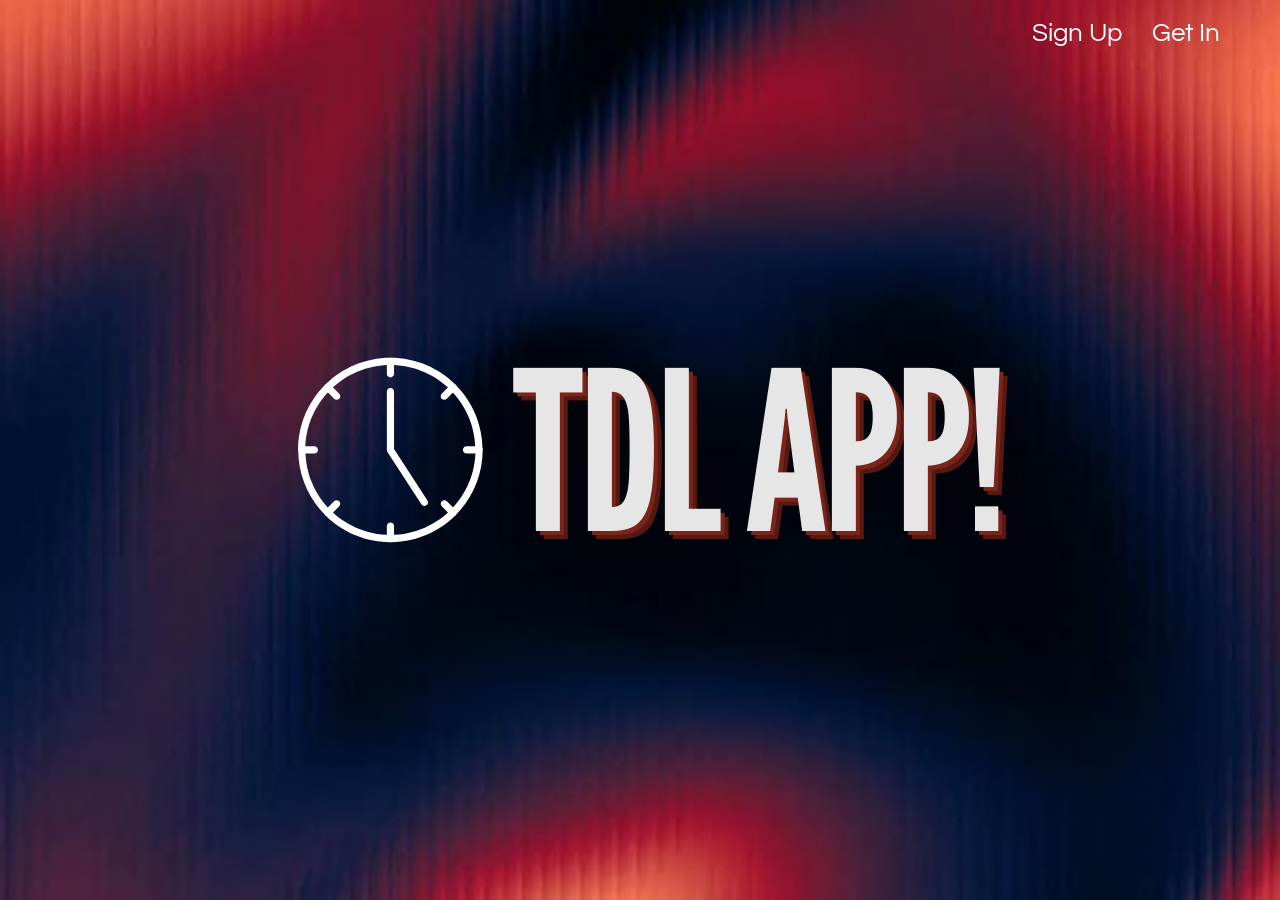
<file: index.html>
<!DOCTYPE html>
<html lang="id">
<head>
    <meta charset="UTF-8">
    <meta name="viewport" content="width=device-width, initial-scale=1.0">
    <title>TDL App!</title>
    <link rel="preconnect" href="https://fonts.googleapis.com">
    <link rel="preconnect" href="https://fonts.gstatic.com" crossorigin>
    <link href="https://fonts.googleapis.com/css2?family=League+Gothic&family=Questrial&display=swap" rel="stylesheet">
    <link rel="stylesheet" href="css/style.css">
    <link rel="icon" type="image/png" href="assets/Icon TDL.png">
</head>
<body>

    <nav class="top-nav">
        <a href="signup.html" class="nav-link active">Sign Up</a>
        <a href="passcode.html" class="nav-link">Get In</a>
    </nav>

    <main class="hero-section">
        <div class="logo-group">
            <svg class="clock-icon" viewBox="0 0 100 100" fill="none" xmlns="http://www.w3.org/2000/svg">
                <path d="M49.9792 91.8958C26.8646 91.8958 8.05731 73.0885 8.05731 49.9739C8.05731 26.8645 26.8646 8.05725 49.9792 8.05725C73.0886 8.05725 91.8959 26.8645 91.8959 49.9739C91.8959 73.0885 73.0886 91.8958 49.9792 91.8958ZM49.9792 11.3229C28.6667 11.3229 11.3229 28.6666 11.3229 49.9739C11.3229 71.2864 28.6667 88.6302 49.9792 88.6302C71.2865 88.6302 88.6302 71.2864 88.6302 49.9739C88.6302 28.6666 71.2865 11.3229 49.9792 11.3229Z" fill="white"/>
                <path d="M49.9792 17.026C49.0885 17.026 48.3438 16.302 48.3438 15.3906V9.68746C48.3438 8.79683 49.0677 8.05725 49.9792 8.05725C50.8698 8.05725 51.6094 8.776 51.6094 9.68746V15.3906C51.6094 16.302 50.8698 17.026 49.9792 17.026Z" fill="white"/>
                <path d="M74.4271 27.1614C74 27.1614 73.599 26.9895 73.2812 26.6927C72.6458 26.0573 72.6458 25.0208 73.2812 24.3854L77.3073 20.3541C77.9427 19.7187 78.9844 19.7187 79.6198 20.3541C80.2552 20.9895 80.2552 22.0312 79.6198 22.6666L75.5885 26.6927C75.25 26.9895 74.849 27.1614 74.4271 27.1614Z" fill="white"/>
                <path d="M90.2657 51.6094H84.5625C83.6719 51.6094 82.9271 50.8854 82.9271 49.974C82.9271 49.0833 83.6459 48.3438 84.5625 48.3438H90.2657C91.1563 48.3438 91.8959 49.0625 91.8959 49.974C91.8959 50.8646 91.1563 51.6094 90.2657 51.6094Z" fill="white"/>
                <path d="M78.474 80.0833C78.0521 80.0833 77.6459 79.9375 77.3282 79.6145L73.3021 75.5885C72.6667 74.9531 72.6667 73.9114 73.3021 73.276C73.9375 72.6406 74.974 72.6406 75.6146 73.276L79.6407 77.3073C80.2761 77.9427 80.2761 78.9791 79.6407 79.6145C79.3021 79.9375 78.875 80.0833 78.474 80.0833Z" fill="white"/>
                <path d="M49.9792 91.8959C49.0885 91.8959 48.3438 91.1719 48.3438 90.2605V84.5573C48.3438 83.6667 49.0677 82.9271 49.9792 82.9271C50.8698 82.9271 51.6094 83.6459 51.6094 84.5573V90.2605C51.6094 91.1511 50.8698 91.8959 49.9792 91.8959Z" fill="white"/>
                <path d="M21.4792 80.0833C21.0573 80.0833 20.6563 79.9375 20.3334 79.6145C19.698 78.9791 19.698 77.9427 20.3334 77.3073L24.3646 73.276C25 72.6406 26.0417 72.6406 26.6771 73.276C27.3125 73.9114 27.3125 74.9531 26.6771 75.5885L22.6459 79.6145C22.3282 79.9375 21.9063 80.0833 21.4792 80.0833Z" fill="white"/>
                <path d="M15.3959 51.6094H9.69273C8.8021 51.6094 8.05731 50.8854 8.05731 49.974C8.05731 49.0833 8.78127 48.3438 9.69273 48.3438H15.3959C16.2865 48.3438 17.0261 49.0625 17.0261 49.974C17.0261 50.8646 16.3073 51.6094 15.3959 51.6094Z" fill="white"/>
                <path d="M25.5313 27.1614C25.1042 27.1614 24.7031 26.9895 24.3854 26.6927L20.3594 22.6666C19.7187 22.0312 19.7187 20.9895 20.3594 20.3541C20.9948 19.7187 22.0313 19.7187 22.6667 20.3541L26.6979 24.3854C27.3333 25.0208 27.3333 26.0573 26.6979 26.6927C26.3594 26.9895 25.9323 27.1614 25.5313 27.1614Z" fill="white"/>
                
                <g class="clock-hands">
                    <path d="M65.4115 75.4375C64.8854 75.4375 64.3542 75.1875 64.0365 74.698L48.599 50.8646C48.4323 50.6094 48.3438 50.2917 48.3438 49.974V23.448C48.3438 22.5573 49.0677 21.8177 49.9792 21.8177C50.8698 21.8177 51.6094 22.5365 51.6094 23.448V49.4896L66.7917 72.9167C67.2813 73.6823 67.0677 74.6771 66.3021 75.1667C66.026 75.3542 65.7292 75.4375 65.4115 75.4375Z" fill="white"/>
                </g>
            </svg>
            <h1 class="brand-name">TDL APP!</h1>
        </div>
    </main>

</body>
</html>
</file>
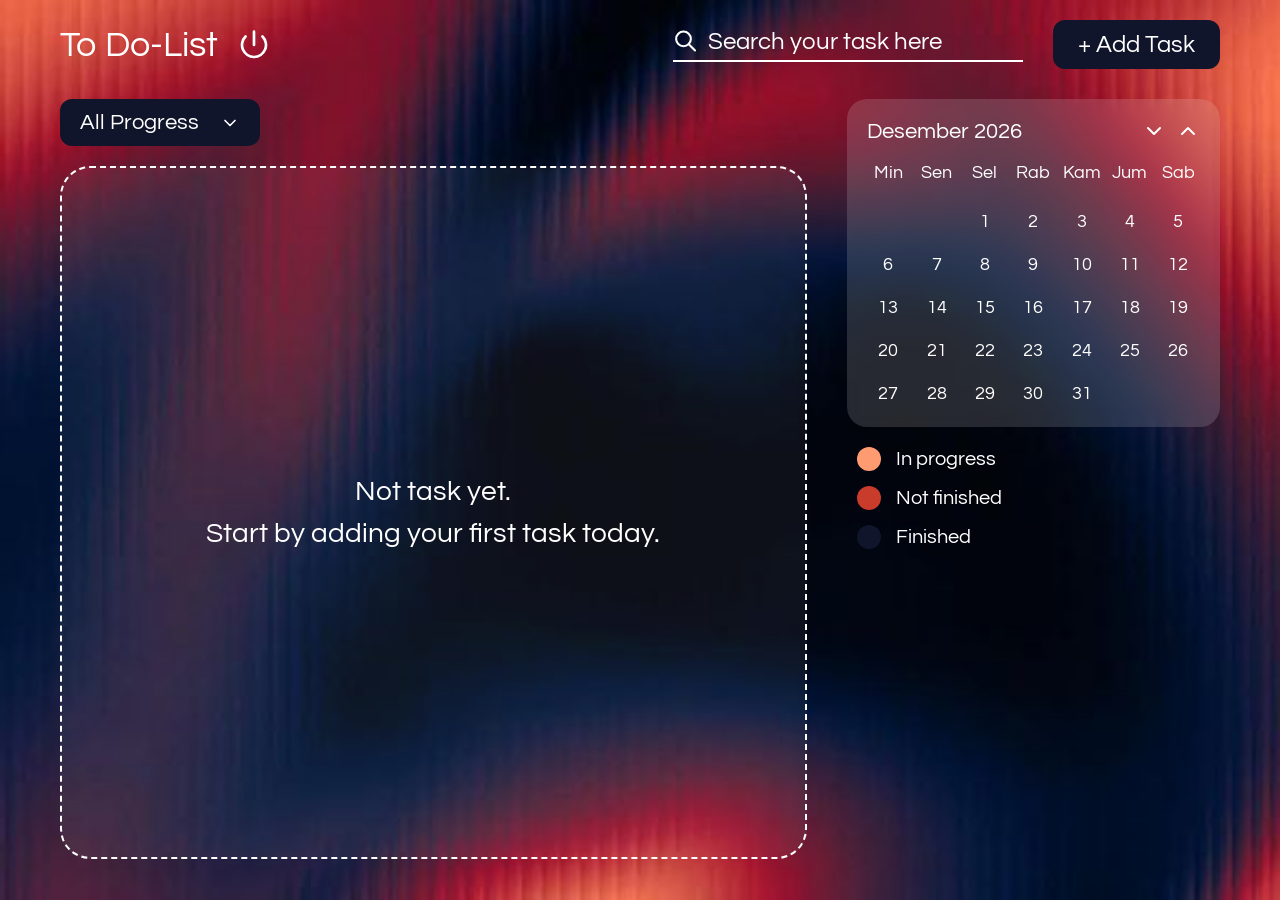
<file: homepage.html>
<!DOCTYPE html>
<html lang="id">
<head>
    <meta charset="UTF-8">
    <meta name="viewport" content="width=device-width, initial-scale=1.0">
    <title>TDL App - Homepage</title>
    <link rel="preconnect" href="https://fonts.googleapis.com">
    <link rel="preconnect" href="https://fonts.gstatic.com" crossorigin>
    <link href="https://fonts.googleapis.com/css2?family=Questrial&display=swap" rel="stylesheet">
    <link rel="stylesheet" href="css/homepage.css">
    <link rel="icon" type="image/png" href="assets/Icon TDL.png">
</head>
<body>
    <header class="app-header">
        <div class="header-left">
            <h1>To Do-List</h1>
            <svg id="logoutIconBtn" class="power-icon" viewBox="0 0 24 24" fill="none">
                <path d="M12 2V12M18.36 5.64C19.6183 6.8988 20.4753 8.50246 20.8223 10.2482C21.1693 11.994 20.9905 13.8033 20.3096 15.4478C19.6288 17.0922 18.4764 18.498 16.999 19.4883C15.5217 20.4786 13.786 21.0094 12 21.0094C10.214 21.0094 8.47829 20.4786 7.00095 19.4883C5.52361 18.498 4.37123 17.0922 3.69037 15.4478C3.00951 13.8033 2.83069 11.994 3.17769 10.2482C3.52469 8.50246 4.38171 6.8988 5.64 5.64" stroke="white" stroke-width="2" stroke-linecap="round"/>
            </svg>
        </div>
        <div class="header-right">
            <div class="search-container">
                <svg class="search-icon" viewBox="0 0 24 24" fill="none">
                    <path d="M21 21L15 15M17 10C17 13.866 13.866 17 10 17C6.13401 17 3 13.866 3 10C3 6.13401 6.13401 3 10 3C13.866 3 17 6.13401 17 10Z" stroke="white" stroke-width="2" stroke-linecap="round"/>
                </svg>
                <input type="text" id="taskInput" placeholder="Search your task here">
            </div>
            <button class="add-task-btn" id="addTaskBtn">+ Add Task</button>
        </div>
    </header>

    <main class="app-main">
        <div class="main-left">
            <div class="filter-section">
                <div class="dropdown-container">
                    <button class="dropdown-btn" id="dropdownBtn">
                        All Progress
                        <svg viewBox="0 0 24 24" fill="none">
                            <path d="M6 9L12 15L18 9" stroke="white" stroke-width="2" stroke-linecap="round" stroke-linejoin="round"/>
                        </svg>
                    </button>
                    <div class="dropdown-menu" id="dropdownMenu">
                        <div class="dropdown-item">All Progress</div>
                        <div class="dropdown-item">In Progress</div>
                        <div class="dropdown-item">Not Finished</div>
                        <div class="dropdown-item">Finished</div>
                    </div>
                </div>
            </div>

            <div class="task-area">
                <div id="emptyState" class="empty-state">
                    <p>Not task yet.<br>Start by adding your first task today.</p>
                </div>
                
                <div id="taskList" class="task-list hidden"></div>
            </div>
        </div>

        <div class="main-right">
            <div class="calendar-widget">
                <div class="calendar-header">
                    <span>April 2026</span>
                    <div class="calendar-nav">
                        <svg viewBox="0 0 24 24" fill="none"><path d="M6 9L12 15L18 9" stroke="white" stroke-width="2" stroke-linecap="round" stroke-linejoin="round"/></svg>
                        <svg viewBox="0 0 24 24" fill="none"><path d="M18 15L12 9L6 15" stroke="white" stroke-width="2" stroke-linecap="round" stroke-linejoin="round"/></svg>
                    </div>
                </div>
                <div class="calendar-grid">
                    <div class="day-name">Min</div><div class="day-name">Sen</div><div class="day-name">Sel</div><div class="day-name">Rab</div><div class="day-name">Kam</div><div class="day-name">Jum</div><div class="day-name">Sab</div>
                    <div></div><div></div><div></div><div>1</div><div>2</div><div>3</div><div>4</div>
                    <div>5</div><div>6</div><div>7</div><div>8</div><div>9</div><div>10</div><div>11</div>
                    <div>12</div><div>13</div><div>14</div><div class="active-date">15</div><div>16</div><div>17</div><div>18</div>
                    <div>19</div><div>20</div><div>21</div><div>22</div><div>23</div><div>24</div><div>25</div>
                    <div>26</div><div class="active-date-alt">27</div><div class="active-date-alt2">28</div><div>29</div><div>30</div><div></div><div></div>
                </div>
            </div>
            
            <div class="legend-area">
                <div class="legend-item">
                    <span class="dot dot-progress"></span> In progress
                </div>
                <div class="legend-item">
                    <span class="dot dot-notfinished"></span> Not finished
                </div>
                <div class="legend-item">
                    <span class="dot dot-finished"></span> Finished
                </div>
            </div>
        </div>
    </main>
    
    <div id="addTaskModal" class="modal-overlay hidden">
        <div class="modal-content">
            <div class="form-group">
                <label>Task Name</label>
                <input type="text" id="newTaskName" class="modal-input">
            </div>
            <div class="form-group">
                <label>Due Date</label>
                <input type="date" id="newTaskDate" class="modal-input">
            </div>
            <div class="modal-actions">
                <button id="confirmAddBtn" class="btn-primary">Add Task</button>
                <button id="cancelAddBtn" class="btn-secondary">Cancel</button>
            </div>
        </div>
    </div>

    <div id="addTaskSuccess" class="success-overlay hidden">
        <div class="success-content">
            <div class="icon-stack">
                <img src="assets/20 pointed star.svg" alt="Star" class="star-icon">
                <img src="assets/True.svg" alt="Check" class="check-icon">
            </div>
            <h2>Add Task Success.</h2>
        </div>
    </div>

    <div id="editTaskModal" class="modal-overlay hidden">
        <div class="modal-content">
            <div class="form-group">
                <label>Task Name</label>
                <input type="text" id="editTaskName" class="modal-input">
            </div>
            <div class="form-group">
                <label>Due Date</label>
                <input type="date" id="editTaskDate" class="modal-input">
            </div>
            <div class="status-group">
                <label class="status-option">
                    <input type="radio" name="taskStatus" value="progress">
                    <span class="dot dot-progress"></span> In progress
                </label>
                <label class="status-option">
                    <input type="radio" name="taskStatus" value="notfinished">
                    <span class="dot dot-notfinished"></span> Not Finished
                </label>
                <label class="status-option">
                    <input type="radio" name="taskStatus" value="finished">
                    <span class="dot dot-finished" style="border: 1px solid rgba(255,255,255,0.3);"></span> Finished
                </label>
            </div>
            <div class="modal-actions">
                <button id="confirmEditBtn" class="btn-primary">Edit Task</button>
                <button id="cancelEditBtn" class="btn-secondary">Cancel</button>
            </div>
        </div>
    </div>

    <div id="deleteTaskModal" class="modal-overlay hidden">
        <div class="modal-content delete-text-modal">
            <h3>Delete Task</h3>
            <p>Are you sure you want to delete this task?</p>
            <div class="modal-actions">
                <button id="confirmDeleteBtn" class="btn-primary">Delete Task</button>
                <button id="cancelDeleteBtn" class="btn-secondary">Cancel</button>
            </div>
        </div>
    </div>

    <div id="editTaskSuccess" class="success-overlay hidden">
        <div class="success-content">
            <div class="icon-stack">
                <img src="assets/20 pointed star.svg" alt="Star" class="star-icon">
                <img src="assets/True.svg" alt="Check" class="check-icon">
            </div>
            <h2>Edit Task Success.</h2>
        </div>
    </div>

    <div id="deleteTaskSuccess" class="success-overlay hidden">
        <div class="success-content">
            <div class="icon-stack">
                <img src="assets/20 pointed star.svg" alt="Star" class="star-icon">
                <img src="assets/True.svg" alt="Check" class="check-icon">
            </div>
            <h2>Delete Task Success.</h2>
        </div>
    </div>

    <div id="logoutModal" class="modal-overlay hidden">
        <div class="modal-content delete-text-modal">
            <h3>Log Out</h3>
            <p>Are you sure you want to log out?</p>
            <div class="modal-actions">
                <button id="confirmLogoutBtn" class="btn-primary">Log Out</button>
                <button id="cancelLogoutBtn" class="btn-secondary">Cancel</button>
            </div>
        </div>
    </div>

    <div id="logoutSuccess" class="success-overlay hidden">
        <div class="success-content">
            <div class="icon-stack">
                <img src="assets/20 pointed star.svg" alt="Star" class="star-icon">
                <img src="assets/True.svg" alt="Check" class="check-icon">
            </div>
            <h2>Log Out Success.</h2>
        </div>
    </div>

    <script src="js/homepage.js"></script>
</body>
</html>
</file>
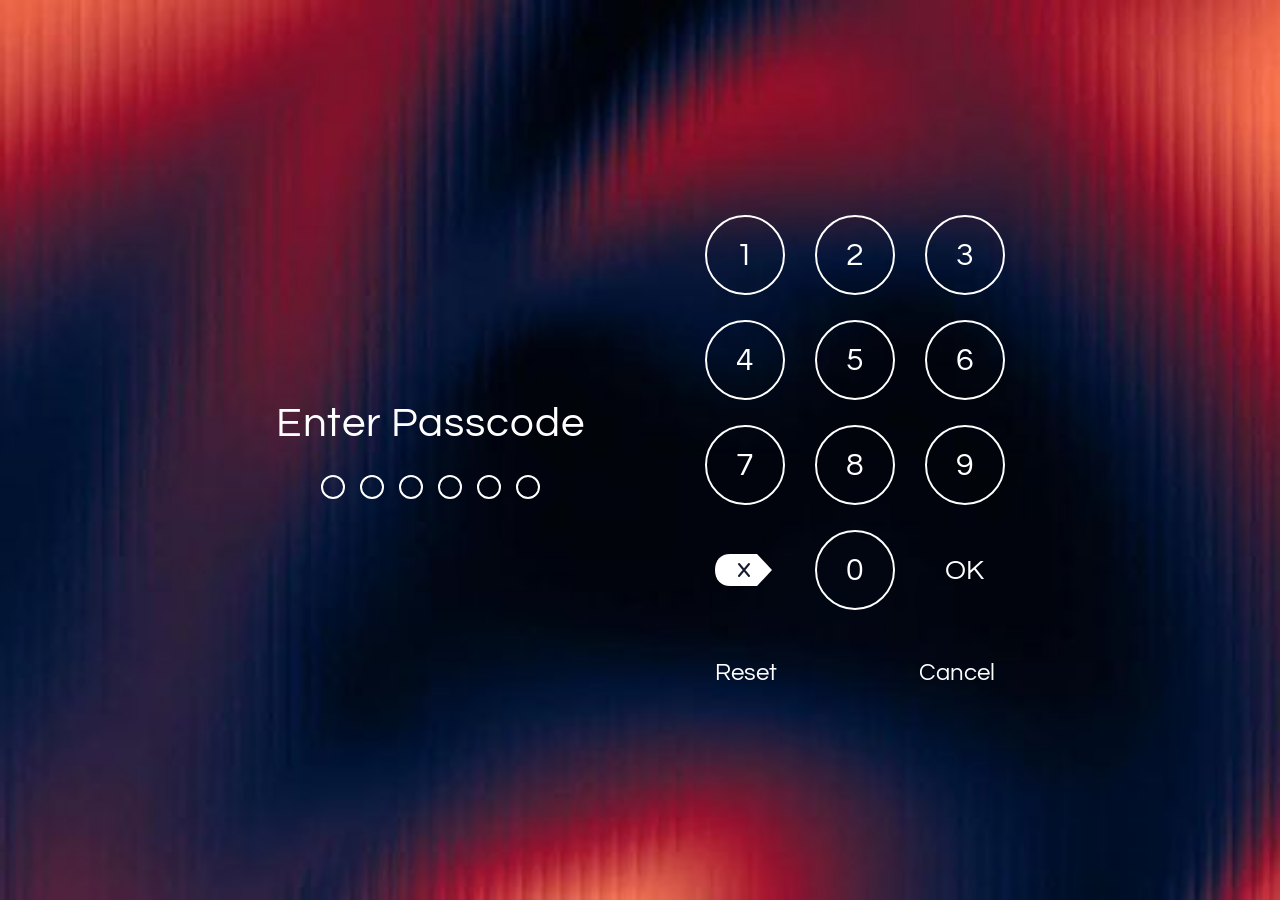
<file: passcode.html>
<!DOCTYPE html>
<html lang="id">
<head>
    <meta charset="UTF-8">
    <meta name="viewport" content="width=device-width, initial-scale=1.0">
    <title>TDL App - Enter Passcode</title>
    <link rel="preconnect" href="https://fonts.googleapis.com">
    <link rel="preconnect" href="https://fonts.gstatic.com" crossorigin>
    <link href="https://fonts.googleapis.com/css2?family=Questrial&display=swap" rel="stylesheet">
    <link rel="stylesheet" href="css/passcode.css">
    <link rel="icon" type="image/png" href="assets/Icon TDL.png">
</head>
<body>
    <div class="passcode-container">
        <div class="passcode-left">
            <h2>Enter Passcode</h2>
            <div class="indicators" id="indicators">
                <div class="dot"></div>
                <div class="dot"></div>
                <div class="dot"></div>
                <div class="dot"></div>
                <div class="dot"></div>
                <div class="dot"></div>
            </div>
        </div>

        <div class="passcode-right">
            <div class="keypad">
                <button class="key-btn" onclick="pressKey('1')">1</button>
                <button class="key-btn" onclick="pressKey('2')">2</button>
                <button class="key-btn" onclick="pressKey('3')">3</button>
                
                <button class="key-btn" onclick="pressKey('4')">4</button>
                <button class="key-btn" onclick="pressKey('5')">5</button>
                <button class="key-btn" onclick="pressKey('6')">6</button>
                
                <button class="key-btn" onclick="pressKey('7')">7</button>
                <button class="key-btn" onclick="pressKey('8')">8</button>
                <button class="key-btn" onclick="pressKey('9')">9</button>
                
                <button class="key-btn delete-btn" onclick="deleteKey()">
                    <svg width="60" height="36" viewBox="0 0 60 36" fill="none" xmlns="http://www.w3.org/2000/svg">
                        <path d="M18 2 L3 18 L18 34 H45 C54 34 60 28 60 18 C60 8 54 2 45 2 Z" fill="white"/>
                        <path d="M26 12 L36 24 M36 12 L26 24" stroke="#151A2E" stroke-width="2" stroke-linecap="round"/>
                    </svg>
                </button>
                
                <button class="key-btn" onclick="pressKey('0')">0</button>
                
                <button class="key-btn text-btn" onclick="submitPasscode()">OK</button>
            </div>

            <div class="action-links">
                <a href="reset.html">Reset</a>
                <a href="index.html">Cancel</a>
            </div>
        </div>
    </div>

    <script src="js/passcode.js"></script>
</body>
</html>
</file>
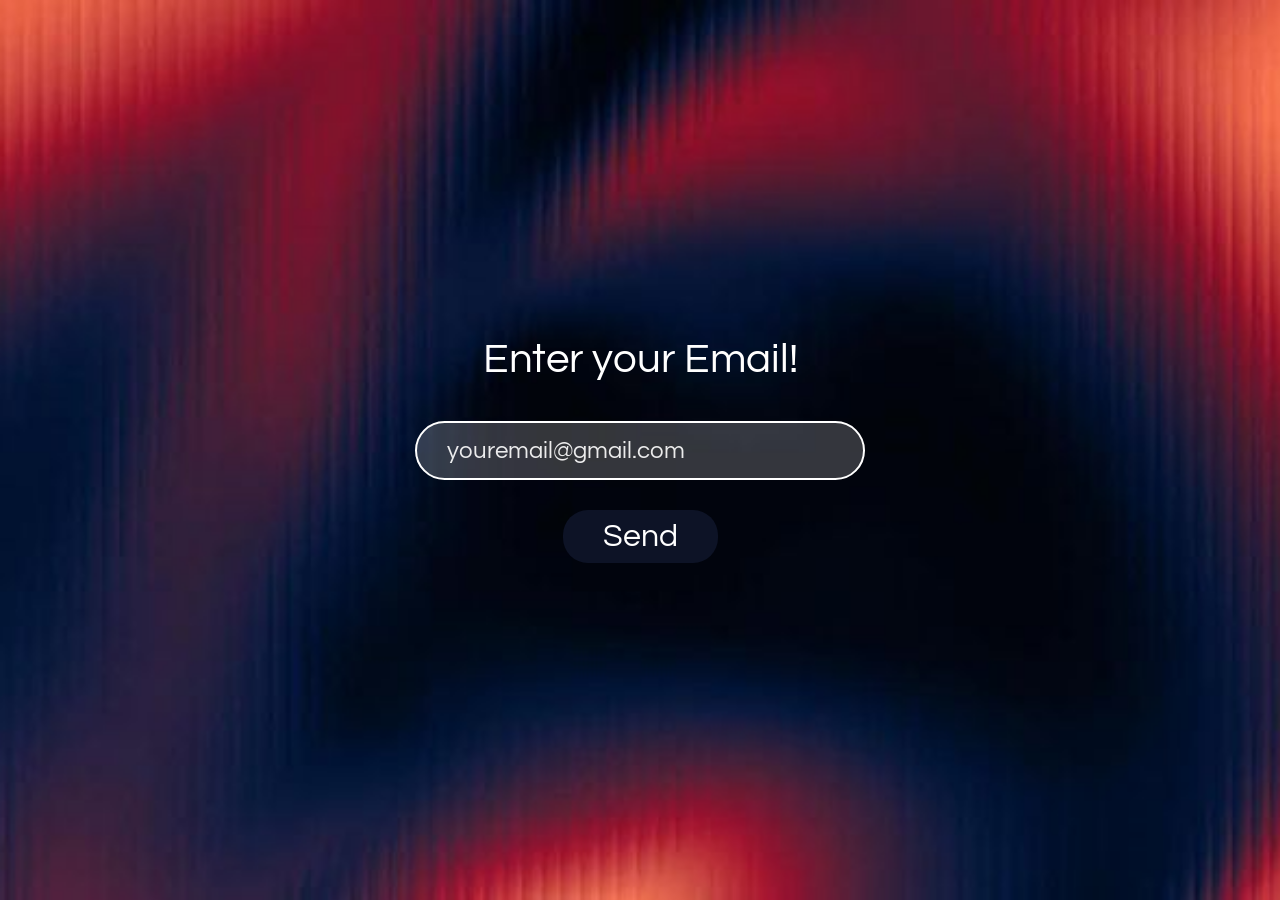
<file: reset.html>
<!DOCTYPE html>
<html lang="id">
<head>
    <meta charset="UTF-8">
    <meta name="viewport" content="width=device-width, initial-scale=1.0">
    <title>TDL App - Reset Passcode</title>
    <link rel="preconnect" href="https://fonts.googleapis.com">
    <link rel="preconnect" href="https://fonts.gstatic.com" crossorigin>
    <link href="https://fonts.googleapis.com/css2?family=Questrial&display=swap" rel="stylesheet">
    <link rel="stylesheet" href="css/reset.css">
    <link rel="icon" type="image/png" href="assets/Icon TDL.png">
</head>
<body>
    <main class="reset-container" id="step-email">
        <h2 class="reset-title">Enter your Email!</h2>
        <form id="emailForm" class="reset-form">
            <input type="email" id="reset-email" class="reset-input" placeholder="youremail@gmail.com" required>
            <button type="submit" class="reset-btn">Send</button>
        </form>
    </main>

    <main class="reset-container hidden" id="step-passcode">
        <h2 class="reset-title">Create your new passcode.</h2>
        <form id="newPasscodeForm" class="reset-form">
            <input type="password" id="new-passcode" class="reset-input" required>
            <button type="submit" class="reset-btn">Create</button>
        </form>
    </main>

    <div id="falseEmailOverlay" class="success-overlay">
        <div class="success-content">
            <div class="icon-stack">
                <img src="assets/20 pointed star.svg" alt="Star" class="star-icon">
                <svg class="cross-icon" viewBox="0 0 24 24" fill="none" xmlns="http://www.w3.org/2000/svg">
                    <path d="M18 6L6 18M6 6L18 18" stroke="#181937" stroke-width="3" stroke-linecap="round" stroke-linejoin="round"/>
                </svg>
            </div>
            <h2>The email hasn't arrived, it can't be you.</h2>
        </div>
    </div>

    <div id="trueEmailOverlay" class="success-overlay">
        <div class="success-content">
            <div class="icon-stack">
                <img src="assets/20 pointed star.svg" alt="Star" class="star-icon">
                <img src="assets/True.svg" alt="Check" class="check-icon">
            </div>
            <h2>The email has arrived, it must be you!</h2>
        </div>
    </div>

    <div id="successPasscodeOverlay" class="success-overlay">
        <div class="success-content">
            <div class="icon-stack">
                <img src="assets/20 pointed star.svg" alt="Star" class="star-icon">
                <img src="assets/True.svg" alt="Check" class="check-icon">
            </div>
            <h2>New Passcode Success.</h2>
        </div>
    </div>

    <script src="js/reset.js"></script>
</body>
</html>
</file>
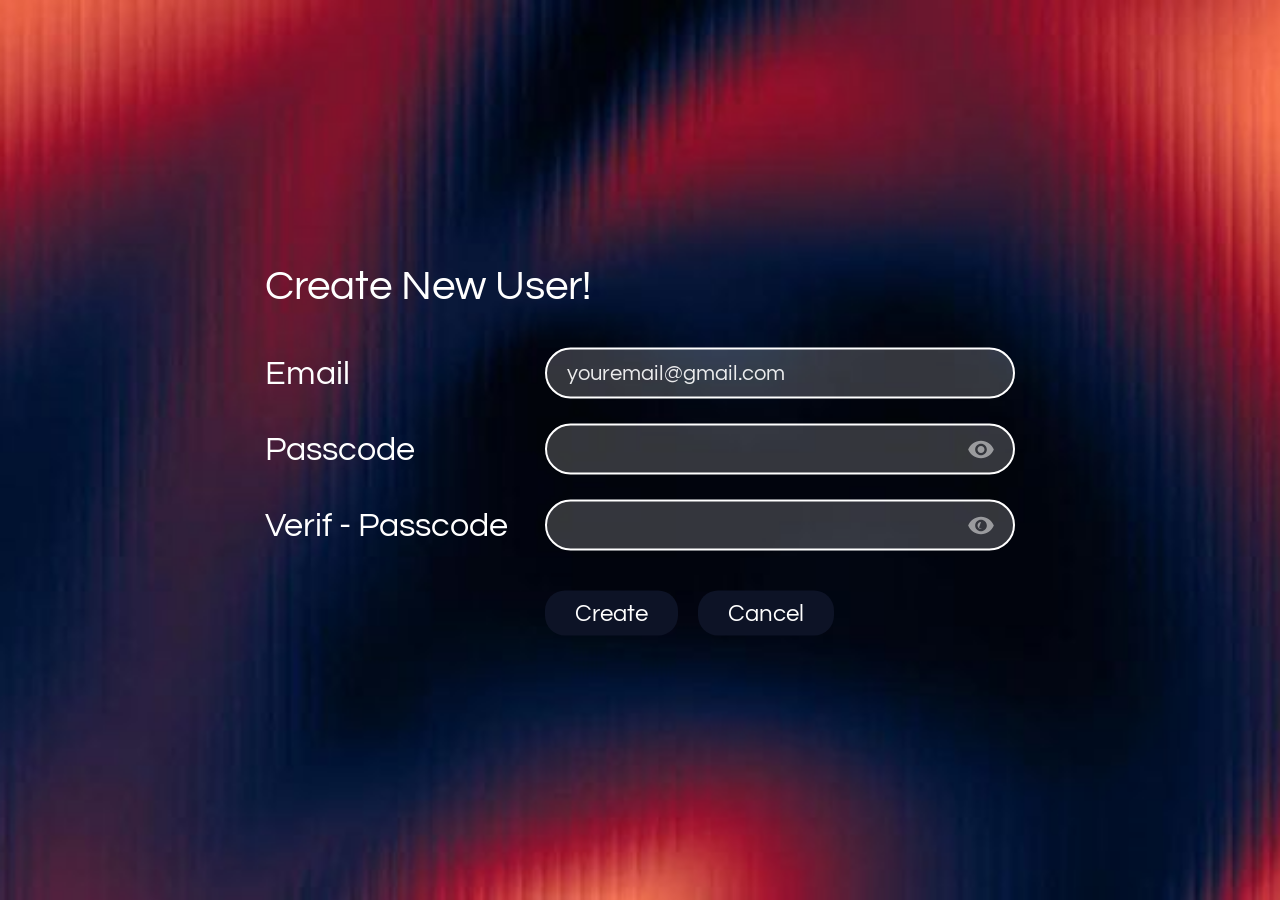
<file: signup.html>
<!DOCTYPE html>
<html lang="id">
<head>
    <meta charset="UTF-8">
    <meta name="viewport" content="width=device-width, initial-scale=1.0">
    <title>TDL App - Sign Up</title>
    <link rel="preconnect" href="https://fonts.googleapis.com">
    <link rel="preconnect" href="https://fonts.gstatic.com" crossorigin>
    <link href="https://fonts.googleapis.com/css2?family=Questrial&display=swap" rel="stylesheet">
    <link rel="stylesheet" href="css/signup.css">
    <link rel="icon" type="image/png" href="assets/Icon TDL.png">
</head>
<body>
    <main class="auth-wrapper">
        <h2 class="auth-title">Create New User!</h2>

        <form class="auth-form" id="signupForm">
            <div class="form-row">
                <label class="form-label" for="email">Email</label>
                <div class="input-wrapper">
                    <input type="email" id="email" class="auth-input" placeholder="youremail@gmail.com" required>
                </div>
            </div>

            <div class="form-row">
                <label class="form-label" for="passcode">Passcode</label>
                <div class="input-wrapper">
                    <input type="password" id="passcode" class="auth-input" required>
                    <svg id="eye-passcode" class="eye-icon" viewBox="0 0 24 24" fill="none" xmlns="http://www.w3.org/2000/svg">
                        <path d="M12 4.5C7 4.5 2.73 7.61 1 12C2.73 16.39 7 19.5 12 19.5C17 19.5 21.27 16.39 23 12C21.27 7.61 17 4.5 12 4.5ZM12 17C9.24 17 7 14.76 7 12C7 9.24 9.24 7 12 7C14.76 7 17 9.24 17 12C17 14.76 14.76 17 12 17ZM12 9C10.34 9 9 10.34 9 12C9 13.66 10.34 15 12 15C13.66 15 15 13.66 15 12C15 10.34 13.66 9 12 9Z" fill="white"/>
                    </svg>
                </div>
            </div>

            <div class="form-row">
                <label class="form-label" for="verif-passcode">Verif - Passcode</label>
                <div class="input-wrapper">
                    <input type="password" id="verif-passcode" class="auth-input" required>
                    <svg id="eye-verif" class="eye-icon" viewBox="0 0 24 24" fill="none" xmlns="http://www.w3.org/2000/svg">
                        <path d="M12 4.5C7 4.5 2.73 7.61 1 12C2.73 16.39 7 19.5 12 19.5C17 19.5 21.27 16.39 23 12C21.27 7.61 17 4.5 12 4.5ZM12 17C9.24 17 7 14.76 7 12C7 9.24 9.24 7 12 7C14.76 7 17 9.24 17 12C17 14.76 14.76 17 12 17ZM12 9C10.34 9 9 10.34 9 12C9 13.66 10.34 15 12 15C13.66 15 12 15 10.34 13.66 9 12 9Z" fill="white"/>
                    </svg>
                </div>
            </div>

            <div class="form-row">
                <div class="empty-space"></div> <div class="btn-group">
                    <button type="submit" class="btn">Create</button>
                    <button type="button" class="btn" onclick="window.location.href='index.html'">Cancel</button>
                </div>
            </div>
        </form>
    </main>
    
    <div id="successOverlay" class="success-overlay">
        <div class="success-content">
            <div class="icon-stack">
                <img src="assets/20 pointed star.svg" alt="Star Background" class="star-icon">
                <img src="assets/True.svg" alt="Checkmark" class="check-icon">
            </div>
            <h2>New user added successfully.</h2>
        </div>
    </div>
    <div id="failedOverlay" class="success-overlay">
        <div class="success-content">
            <div class="icon-stack">
                <img src="assets/20 pointed star.svg" alt="Star Background" class="star-icon">
                <svg class="cross-icon" viewBox="0 0 24 24" fill="none" xmlns="http://www.w3.org/2000/svg">
                    <path d="M18 6L6 18M6 6L18 18" stroke="#181937" stroke-width="3" stroke-linecap="round" stroke-linejoin="round"/>
                </svg>
            </div>
            <h2>New user failed to add.</h2>
        </div>
    </div>
<script src="js/signup.js"></script>
</body>
</html>
</file>
<file: css/style.css>
* {
    margin: 0;
    padding: 0;
    box-sizing: border-box;
}

body {
    background: url('../assets/Background.jfif') no-repeat center center;
    background-size: cover;
    height: 100vh;
    width: 100vw;
    overflow: hidden;
    position: relative; 
}

/* --- Navigasi Kanan Atas --- */
.top-nav {
    position: absolute;
    top: 20px;
    right: 60px;
    display: flex;
    gap: 30px;
    z-index: 10;
}

.nav-link {
    font-family: 'Questrial', sans-serif;
    color: white;
    text-decoration: none;
    font-size: 26px;
}

/* --- Area Konten Utama --- */
.hero-section {
    height: 100%;
    width: 100%;
    position: relative;
}

.logo-group {
    /* Penempatan presisi di tengah layar */
    position: absolute;
    top: 50%;
    left: 50%;
    transform: translate(-50%, -50%);
    display: flex;
    align-items: center;
    gap: 10px; 
}

.clock-icon {
    width: 220px;
    height: 220px;
}

/* Animasi Jarum Jam */
.clock-hands {
    transform-origin: 49.9792px 49.974px; 
    animation: rotateHands 12s linear infinite; 
}

@keyframes rotateHands {
    from { transform: rotate(0deg); }
    to { transform: rotate(360deg); }
}

/* --- Gaya Teks TDL App! --- */
.brand-name {
    font-family: 'League Gothic', sans-serif;
    font-size: 222px;
    color: #e6e6e6; 
    letter-spacing: -6px; 
    line-height: 1;
    margin: 0;
    white-space: nowrap; 
    text-shadow: /* Efek Echo */
        4px 4px 0 #7A241A,
        8px 8px 0 #551812; 
    /* Animasi Typing: Tempo 4 detik, 8 langkah huruf, berulang (infinite) */
    animation: typing 4s steps(8, end) infinite;
}

/* Keyframes untuk Animasi Typing */
@keyframes typing {
    /* Mulai: Teks tertutup penuh dari arah kanan */
    0% { 
        clip-path: inset(0 100% -20px 0); 
    } 
    /* Tengah: Teks terbuka penuh (dikurangi -20px agar bayangan tidak terpotong) */
    50%, 85% { 
        clip-path: inset(0 -20px -20px 0); 
    } 
    /* Akhir: Menghapus teks kembali ke awal */
    100% { 
        clip-path: inset(0 100% -20px 0); 
    } 
}
</file>
<file: css/homepage.css>
* {
    margin: 0;
    padding: 0;
    box-sizing: border-box;
    font-family: 'Questrial', sans-serif;
}

body {
    background: url('../assets/Background.jfif') no-repeat center center fixed;
    background-size: cover;
    height: 100vh;
    width: 100vw;
    overflow: hidden;
    color: white;
    display: flex;
    flex-direction: column;
}

.app-header {
    display: flex;
    justify-content: space-between;
    align-items: center;
    padding: 20px 60px 20px 60px;
}

.header-left {
    display: flex;
    align-items: center;
    gap: 20px;
}

.header-left h1 {
    font-size: 36px;
    font-weight: 400;
}

.power-icon {
    width: 32px;
    height: 32px;
    cursor: pointer;
}

.header-right {
    display: flex;
    align-items: center;
    gap: 30px;
}

.search-container {
    display: flex;
    align-items: center;
    border-bottom: 2px solid white;
    padding-bottom: 5px;
    width: 350px;
}

.search-icon {
    width: 28px;
    height: 28px;
    margin-right: 10px;
}

.search-container input {
    background: transparent;
    border: none;
    color: white;
    font-size: 24px;
    width: 100%;
    outline: none;
    font-family: 'Questrial', sans-serif;
}

.search-container input::placeholder {
    color: white;
}

.add-task-btn {
    background: #11152B;
    color: white;
    border: none;
    border-radius: 12px;
    padding: 12px 25px;
    font-size: 24px;
    font-family: 'Questrial', sans-serif;
    cursor: pointer;
}

.app-main {
    display: flex;
    padding: 10px 60px;
    gap: 40px;
    height: calc(100vh - 120px);
}

.main-left {
    flex: 2;
    display: flex;
    flex-direction: column;
}

.filter-section {
    margin-bottom: 20px;
    position: relative;
    z-index: 10;
}

.dropdown-container {
    position: relative;
    width: 200px;
}

.dropdown-btn {
    background: #11152B;
    color: white;
    border: none;
    border-radius: 12px;
    padding: 12px 20px;
    font-size: 22px;
    font-family: 'Questrial', sans-serif;
    width: 100%;
    display: flex;
    justify-content: space-between;
    align-items: center;
    cursor: pointer;
}

.dropdown-btn svg {
    width: 20px;
    height: 20px;
}

.dropdown-menu {
    position: absolute;
    top: 100%;
    left: 0;
    width: 100%;
    background: rgba(180, 180, 190, 0.95);
    border-radius: 12px;
    overflow: hidden;
    margin-top: 5px;
    display: none;
}

.dropdown-menu.show {
    display: block;
}

.dropdown-item {
    padding: 12px 20px;
    color: #181937;
    font-size: 22px;
    cursor: pointer;
}

.dropdown-item:hover {
    color: white;
    background: #181937;
}

.task-area {
    flex: 1;
    position: relative;
}

.empty-state {
    width: 100%;
    height: 100%;
    border: 2px dashed white;
    border-radius: 30px;
    display: flex;
    justify-content: center;
    align-items: center;
    text-align: center;
    background: rgba(255, 255, 255, 0.05);
}

.empty-state p {
    font-size: 28px;
    line-height: 1.5;
}

.task-list {
    display: flex;
    flex-direction: column;
    gap: 20px;
    overflow-y: auto;
    height: 100%;
    padding-right: 15px;
}

.task-list::-webkit-scrollbar {
    width: 8px;
}

.task-list::-webkit-scrollbar-thumb {
    background: rgba(255, 255, 255, 0.3);
    border-radius: 10px;
}

.task-item {
    background: #E2E2E2;
    border-radius: 30px;
    padding: 15px 25px;
    display: flex;
    justify-content: space-between;
    align-items: center;
    color: #11152B;
}

.task-info {
    display: flex;
    align-items: center;
    gap: 15px;
}

.dot {
    width: 24px;
    height: 24px;
    border-radius: 50%;
    display: inline-block;
}

.dot-progress { background: #FF9B71; }
.dot-finished { background: #11152B; }
.dot-notfinished { background: #C93B2B; }

.task-name {
    font-size: 26px;
    font-weight: 600;
}

.task-date {
    font-size: 26px;
    font-style: italic;
    opacity: 0.8;
}

.task-actions {
    display: flex;
    gap: 10px;
}

.action-btn {
    width: 35px;
    height: 35px;
    border: none;
    border-radius: 8px;
    display: flex;
    justify-content: center;
    align-items: center;
    cursor: pointer;
}

.edit-btn { background: #11152B; }
.delete-btn { background: #C93B2B; }
.action-btn svg { width: 20px; height: 20px; }

.main-right {
    flex: 1;
    display: flex;
    flex-direction: column;
    gap: 20px;
}

.calendar-widget {
    background: rgba(255, 255, 255, 0.15);
    backdrop-filter: blur(10px);
    border-radius: 20px;
    padding: 20px;
}

.calendar-header {
    display: flex;
    justify-content: space-between;
    align-items: center;
    margin-bottom: 20px;
    font-size: 22px;
}

.calendar-nav {
    display: flex;
    gap: 10px;
}

.calendar-nav svg {
    width: 24px;
    height: 24px;
    cursor: pointer;
}

.calendar-grid {
    display: grid;
    grid-template-columns: repeat(7, 1fr);
    gap: 15px 5px;
    text-align: center;
    font-size: 18px;
}

.day-name {
    margin-bottom: 10px;
}

.active-date {
    background: #C93B2B;
    border-radius: 50%;
    width: 28px;
    height: 28px;
    display: flex;
    align-items: center;
    justify-content: center;
    margin: 0 auto;
}

.active-date-alt {
    background: #11152B;
    border-radius: 50%;
    width: 28px;
    height: 28px;
    display: flex;
    align-items: center;
    justify-content: center;
    margin: 0 auto;
}

.active-date-alt2 {
    background: #FF9B71;
    border-radius: 50%;
    width: 28px;
    height: 28px;
    display: flex;
    align-items: center;
    justify-content: center;
    margin: 0 auto;
}

.legend-area {
    display: flex;
    flex-direction: column;
    gap: 15px;
    padding-left: 10px;
}

.legend-item {
    display: flex;
    align-items: center;
    gap: 15px;
    font-size: 20px;
}

.hidden {
    display: none !important;
}

.modal-overlay {
    position: fixed;
    top: 0;
    left: 0;
    width: 100vw;
    height: 100vh;
    background: rgba(15, 20, 35, 0.6);
    backdrop-filter: blur(5px);
    display: flex;
    justify-content: center;
    align-items: center;
    z-index: 50;
}

.modal-content {
    background: #181937;
    padding: 30px;
    border-radius: 20px;
    width: 450px;
    display: flex;
    flex-direction: column;
    gap: 20px;
}

.form-group {
    display: flex;
    flex-direction: column;
    gap: 10px;
}

.form-group label {
    font-size: 24px;
    color: white;
}

.modal-input {
    background: rgba(255, 255, 255, 0.2);
    border: none;
    border-radius: 10px;
    padding: 15px;
    color: white;
    font-size: 20px;
    outline: none;
    font-family: 'Questrial', sans-serif;
}

.modal-input[type="date"]::-webkit-calendar-picker-indicator {
    filter: invert(1);
    cursor: pointer;
}

.modal-actions {
    display: flex;
    gap: 15px;
    margin-top: 10px;
}

.btn-primary {
    background: white;
    color: #181937;
    border: none;
    border-radius: 10px;
    padding: 12px 20px;
    font-size: 22px;
    text-underline-offset: 6px;
    cursor: pointer;
    flex: 1;
    font-family: 'Questrial', sans-serif;
}

.btn-secondary {
    background: transparent;
    color: white;
    border: 1px solid rgba(255, 255, 255, 0.3);
    border-radius: 10px;
    padding: 12px 20px;
    font-size: 22px;
    text-underline-offset: 6px;
    cursor: pointer;
    flex: 1;
    font-family: 'Questrial', sans-serif;
}

.success-overlay {
    position: fixed;
    top: 0;
    left: 0;
    width: 100vw;
    height: 100vh;
    background: rgba(15, 20, 35, 0.85);
    backdrop-filter: blur(5px);
    display: flex;
    justify-content: center;
    align-items: center;
    z-index: 100;
}

.success-content {
    display: flex;
    align-items: center;
    gap: 20px;
}

.icon-stack {
    position: relative;
    width: 60px;
    height: 60px;
}

.star-icon {
    width: 100%;
    height: 100%;
    position: absolute;
    top: 0;
    left: 0;
}

.check-icon {
    width: 50%;
    height: 50%;
    position: absolute;
    top: 50%;
    left: 50%;
    transform: translate(-50%, -50%);
}

.success-content h2 {
    font-size: 38px;
    color: white;
    font-weight: 400;
}

.status-group {
    display: flex;
    align-items: center;
    gap: 15px;
    margin-top: 5px;
}

.status-option {
    display: flex;
    align-items: center;
    gap: 4px;
    color: white;
    font-size: 14px;
    cursor: pointer;
}

.status-option input[type="radio"] {
    appearance: none;
    width: 18px;
    height: 18px;
    border: 1px solid white;
    border-radius: 4px;
    background: transparent;
    cursor: pointer;
    position: relative;
    display: grid;
    place-content: center;
}

.status-option input[type="radio"]::before {
    content: "✓";
    color: white;
    font-size: 16px;
    font-weight: bold;
    transform: scale(0);
    transition: 120ms transform ease-in-out;
    background-color: transparent;
}

.status-option input[type="radio"]:checked::before {
    transform: scale(1);
}

.status-option .dot {
    width: 18px;
    height: 18px;
}

.delete-text-modal h3 {
    color: white;
    font-size: 26px;
    font-weight: 600;
    margin-bottom: 5px;
}

.delete-text-modal p {
    color: white;
    font-size: 20px;
    margin-bottom: 15px;
}

.calendar-day {
    width: 28px;
    height: 28px;
    display: flex;
    align-items: center;
    justify-content: center;
    margin: 0 auto;
    cursor: pointer;
    border-radius: 50%;
}

.calendar-day:hover {
    background: rgba(255, 255, 255, 0.2);
}

.date-progress {
    background: #FF9B71;
    color: #11152B;
}

.date-notfinished {
    background: #C93B2B;
    color: white;
}

.date-finished {
    background: #11152B;
    color: white;
    border: 1px solid rgba(255, 255, 255, 0.3);
}

.selected-date {
    outline: 2px solid white;
    outline-offset: 2px;
}
</file>
<file: css/passcode.css>
* {
    margin: 0;
    padding: 0;
    box-sizing: border-box;
    font-family: 'Questrial', sans-serif;
}

body {
    background: url('../assets/Background.jfif') no-repeat center center fixed;
    background-size: cover;
    height: 100vh;
    width: 100vw;
    display: flex;
    justify-content: center;
    align-items: center;
    overflow: hidden;
}

/* Pembungkus Utama */
.passcode-container {
    display: flex;
    align-items: center;
    gap: 120px; /* Jarak antara kiri (teks) dan kanan (keypad) */
}

/* --- KIRI: Teks & Indikator Titik --- */
.passcode-left {
    display: flex;
    flex-direction: column;
    align-items: center;
}

.passcode-left h2 {
    color: white;
    font-size: 42px;
    font-weight: 400;
    margin-bottom: 30px;
    letter-spacing: 1px;
}

.indicators {
    display: flex;
    gap: 15px;
}

.dot {
    width: 24px;
    height: 24px;
    border: 2px solid white;
    border-radius: 50%;
    transition: background-color 0.2s;
}

.dot.filled {
    background-color: white;
}

/* --- Animasi Getar (Shake) untuk Passcode Salah --- */
@keyframes shake {
    0%, 100% { transform: translateX(0); }
    20%, 60% { transform: translateX(-10px); }
    40%, 80% { transform: translateX(10px); }
}

.shake-animation {
    animation: shake 0.4s ease-in-out;
}

/* --- KANAN: Keypad & Tautan --- */
.passcode-right {
    display: flex;
    flex-direction: column;
    align-items: center;
}

.keypad {
    display: grid;
    grid-template-columns: repeat(3, 80px); /* 3 Kolom tombol bulat */
    gap: 25px 30px; /* Jarak vertikal dan horizontal antar tombol */
    justify-items: center;
    align-items: center;
    margin-bottom: 50px;
}

/* Gaya Tombol Lingkaran */
.key-btn {
    width: 80px;
    height: 80px;
    border-radius: 50%;
    border: 2px solid white;
    background: transparent;
    color: white;
    font-size: 32px;
    cursor: pointer;
    transition: background-color 0.2s;
    display: flex;
    justify-content: center;
    align-items: center;
}

.key-btn:hover {
    background: rgba(255, 255, 255, 0.2);
}

/* Tombol Hapus (SVG) */
.delete-btn {
    border: none;
    background: transparent;
    width: 60px;
    border-radius: 0;
}

.delete-btn:hover {
    background: transparent;
    opacity: 0.8;
}

.delete-btn svg {
    transform: scaleX(-1);
}

/* Tombol Teks (OK) */
.text-btn {
    border: none;
    background: transparent;
    text-underline-offset: 6px;
    font-size: 28px;
}

/* Tautan Bawah (Reset & Cancel) */
.action-links {
    display: flex;
    justify-content: space-between;
    width: 100%;
    padding: 0 10px;
}

.action-links a {
    color: white;
    font-size: 24px;
    text-decoration: none;
    transition: opacity 0.2s;
}

.action-links a:hover {
    opacity: 0.8;
}
</file>
<file: css/signup.css>
* {
    margin: 0;
    padding: 0;
    box-sizing: border-box;
}

body {
    background: url('../assets/Background.jfif') no-repeat center center fixed;
    background-size: cover;
    height: 100vh;
    width: 100vw;
    overflow: hidden;
    position: relative;
    font-family: 'Questrial', sans-serif;
}

/* Pembungkus Utama Form */
.auth-wrapper {
    position: absolute;
    top: 50%;
    left: 50%;
    transform: translate(-50%, -50%);
    display: flex;
    flex-direction: column;
    width: 750px;
}

.auth-title {
    font-size: 42px;
    color: white;
    font-weight: 400;
    margin-bottom: 40px;
}

.auth-form {
    display: flex;
    flex-direction: column;
    gap: 25px;
}

/* Baris Formulir */
.form-row {
    display: grid;
    grid-template-columns: 280px 1fr;
    align-items: center;
}

.form-label {
    font-size: 34px;
    color: white;
}

.input-wrapper {
    position: relative;
    width: 100%;
}

/* Gaya Input */
.auth-input {
    width: 100%;
    background: rgba(255, 255, 255, 0.20);
    border: 2px solid white;
    border-radius: 30px;
    padding: 12px 60px 12px 20px;
    color: white;
    font-family: 'Questrial', sans-serif;
    font-size: 22px;
    outline: none;
}

.auth-input::placeholder {
    color: white;
    opacity: 0.9;
}

input:-webkit-autofill,
input:-webkit-autofill:hover, 
input:-webkit-autofill:focus, 
input:-webkit-autofill:active {
    transition: background-color 5000s ease-in-out 0s;
    -webkit-text-fill-color: white !important;
}

/* Ikon Mata */
.eye-icon {
    position: absolute;
    right: 20px;
    top: 50%;
    transform: translateY(-50%);
    width: 28px;
    height: 28px;
    cursor: pointer;
    opacity: 0.5;
}

/* Kelompok Tombol */
.btn-group {
    display: flex;
    gap: 20px;
    margin-top: 15px;
}

.btn {
    background-color: #0d1326;
    border: none;
    border-radius: 20px;
    color: white;
    font-family: 'Questrial', sans-serif;
    font-size: 24px;
    padding: 10px 30px;
    text-underline-offset: 6px;
    cursor: pointer;
    transition: opacity 0.3s;
}

.btn:hover {
    opacity: 0.8;
}

/* --- Overlay Notifikasi Sukses --- */
.success-overlay {
    position: fixed;
    top: 0;
    left: 0;
    width: 100vw;
    height: 100vh;
    background: rgba(15, 20, 35, 0.85); /* Layar gelap transparan */
    backdrop-filter: blur(5px);
    display: flex;
    justify-content: center;
    align-items: center;
    z-index: 100;
    
    /* Sembunyikan secara default */
    opacity: 0;
    pointer-events: none;
    transition: opacity 0.3s ease-in-out;
}

/* Kelas tambahan untuk menampilkan overlay */
.success-overlay.show {
    opacity: 1;
    pointer-events: all;
}

.success-content {
    display: flex;
    align-items: center;
    gap: 20px;
}

/* Pengaturan Posisi Tumpukan Ikon */
.icon-stack {
    position: relative;
    width: 60px;
    height: 60px;
}

.star-icon {
    width: 100%;
    height: 100%;
    position: absolute;
    top: 0;
    left: 0;
}

.check-icon {
    width: 50%;
    height: 50%;
    position: absolute;
    top: 50%;
    left: 50%;
    transform: translate(-50%, -50%);
    /* Mengubah warna ikon centang menjadi warna latar gelap agar kontras dengan bintang putih */
    filter: invert(10%) sepia(19%) saturate(1914%) hue-rotate(189deg) brightness(96%) contrast(97%); 
}

.success-content h2 {
    font-size: 38px;
    color: white;
    font-weight: 400;
}

.cross-icon {
    width: 50%;
    height: 50%;
    position: absolute;
    top: 50%;
    left: 50%;
    transform: translate(-50%, -50%);
}
</file>
